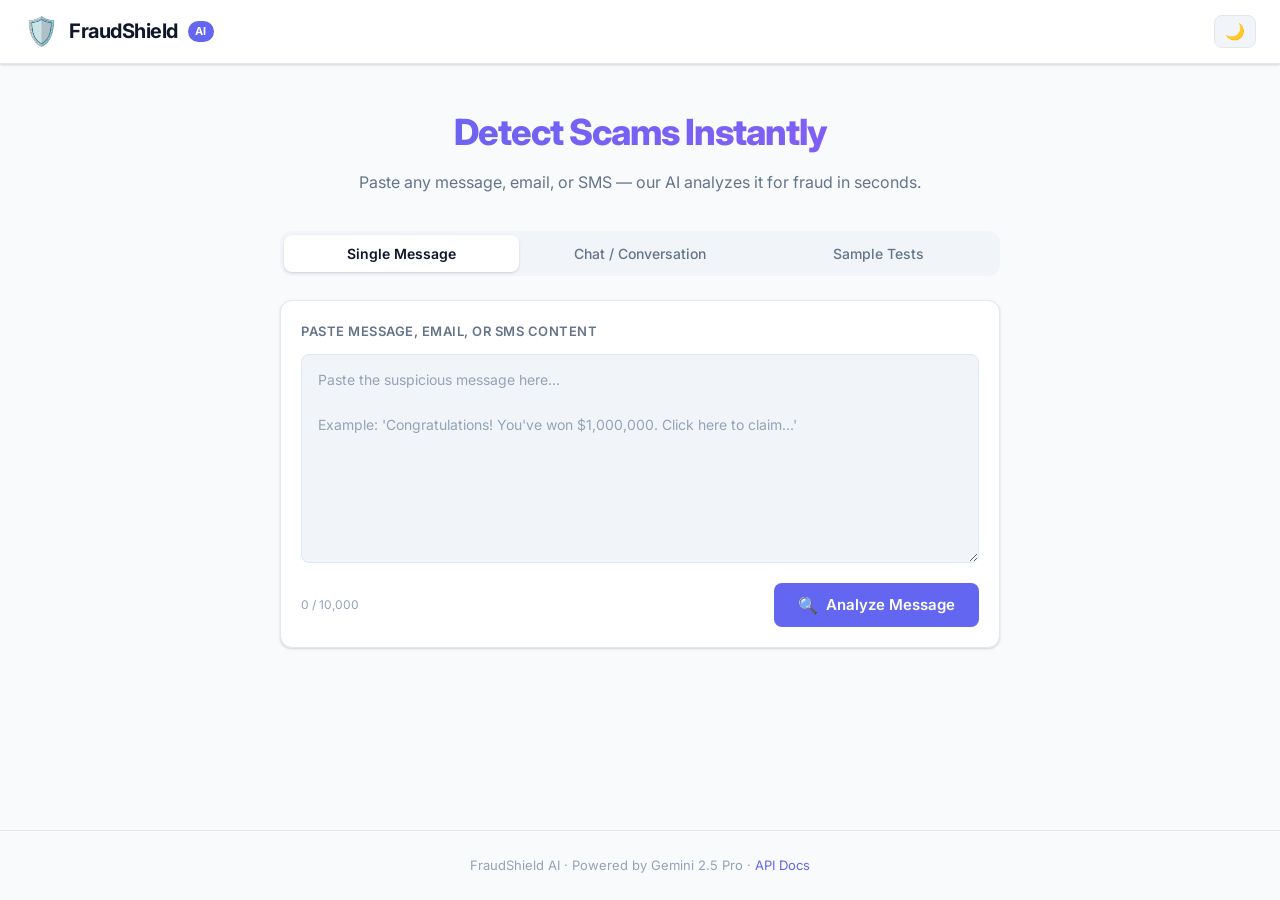
<file: frontend/index.html>
<!DOCTYPE html>
<html lang="en">
<head>
  <meta charset="UTF-8" />
  <meta name="viewport" content="width=device-width, initial-scale=1.0" />
  <title>FraudShield — AI Scam Detector</title>
  <link rel="stylesheet" href="style.css" />
  <link rel="preconnect" href="https://fonts.googleapis.com" />
  <link href="https://fonts.googleapis.com/css2?family=Inter:wght@300;400;500;600;700&display=swap" rel="stylesheet" />
</head>
<body>
  <div class="app">
    <!-- Header -->
    <header class="header">
      <div class="logo">
        <span class="shield-icon">🛡️</span>
        <span class="logo-text">FraudShield</span>
        <span class="logo-badge">AI</span>
      </div>
      <button class="theme-toggle" id="themeToggle" title="Toggle dark mode">🌙</button>
    </header>

    <!-- Main Content -->
    <main class="main">
      <div class="hero">
        <h1>Detect Scams Instantly</h1>
        <p>Paste any message, email, or SMS — our AI analyzes it for fraud in seconds.</p>
      </div>

      <!-- Tab Navigation -->
      <div class="tabs">
        <button class="tab active" data-tab="single">Single Message</button>
        <button class="tab" data-tab="chat">Chat / Conversation</button>
        <button class="tab" data-tab="samples">Sample Tests</button>
      </div>

      <!-- Single Message Tab -->
      <div class="tab-content active" id="tab-single">
        <div class="input-card">
          <label class="input-label">Paste message, email, or SMS content</label>
          <textarea
            id="messageInput"
            class="message-input"
            placeholder="Paste the suspicious message here...&#10;&#10;Example: 'Congratulations! You've won $1,000,000. Click here to claim...'"
            rows="8"
          ></textarea>
          <div class="input-footer">
            <span class="char-count" id="charCount">0 / 10,000</span>
            <button class="analyze-btn" id="analyzeBtn">
              <span class="btn-icon">🔍</span>
              Analyze Message
            </button>
          </div>
        </div>
      </div>

      <!-- Chat Tab -->
      <div class="tab-content" id="tab-chat">
        <div class="input-card">
          <label class="input-label">Paste conversation (one message per line)</label>
          <div class="chat-helper">Each line = one message. Paste the full conversation below.</div>
          <textarea
            id="chatInput"
            class="message-input"
            placeholder="Message 1&#10;Message 2&#10;Message 3&#10;..."
            rows="10"
          ></textarea>
          <div class="input-footer">
            <span class="chat-count" id="chatMsgCount">0 messages</span>
            <button class="analyze-btn" id="analyzeChatBtn">
              <span class="btn-icon">💬</span>
              Analyze Conversation
            </button>
          </div>
        </div>
      </div>

      <!-- Samples Tab -->
      <div class="tab-content" id="tab-samples">
        <div class="samples-grid">
          <div class="sample-card scam" onclick="loadSample('phishing')">
            <div class="sample-badge">⚠️ Phishing</div>
            <p>Bank account verification scam</p>
            <span class="sample-hint">Click to test →</span>
          </div>
          <div class="sample-card scam" onclick="loadSample('otp')">
            <div class="sample-badge">🔴 OTP Fraud</div>
            <p>Fake OTP request message</p>
            <span class="sample-hint">Click to test →</span>
          </div>
          <div class="sample-card scam" onclick="loadSample('job')">
            <div class="sample-badge">⚠️ Job Scam</div>
            <p>Too-good-to-be-true job offer</p>
            <span class="sample-hint">Click to test →</span>
          </div>
          <div class="sample-card scam" onclick="loadSample('lottery')">
            <div class="sample-badge">🔴 Lottery Scam</div>
            <p>Prize winning notification</p>
            <span class="sample-hint">Click to test →</span>
          </div>
          <div class="sample-card safe" onclick="loadSample('safe1')">
            <div class="sample-badge safe-badge">✅ Safe</div>
            <p>Legitimate bank notification</p>
            <span class="sample-hint">Click to test →</span>
          </div>
          <div class="sample-card safe" onclick="loadSample('safe2')">
            <div class="sample-badge safe-badge">✅ Safe</div>
            <p>Normal delivery update SMS</p>
            <span class="sample-hint">Click to test →</span>
          </div>
        </div>
      </div>

      <!-- Loading State -->
      <div class="loading" id="loading" style="display:none;">
        <div class="spinner"></div>
        <p>Analyzing with AI...</p>
      </div>

      <!-- Results -->
      <div class="results" id="results" style="display:none;">
        <!-- Risk Banner -->
        <div class="risk-banner" id="riskBanner">
          <div class="risk-left">
            <span class="risk-icon" id="riskIcon"></span>
            <div>
              <div class="risk-label">Risk Level</div>
              <div class="risk-value" id="riskValue"></div>
            </div>
          </div>
          <div class="risk-right">
            <div class="confidence-ring">
              <svg viewBox="0 0 100 100" class="ring-svg">
                <circle class="ring-bg" cx="50" cy="50" r="40"/>
                <circle class="ring-fill" id="ringFill" cx="50" cy="50" r="40"
                  stroke-dasharray="251.2" stroke-dashoffset="251.2"/>
              </svg>
              <div class="ring-text">
                <span class="ring-value" id="confidenceValue">0</span>
                <span class="ring-label">%</span>
              </div>
            </div>
            <div class="confidence-label">Confidence</div>
          </div>
        </div>

        <!-- Category & Safe Badge -->
        <div class="meta-row">
          <span class="category-badge" id="categoryBadge"></span>
          <span class="safe-badge-inline" id="safeBadge"></span>
        </div>

        <!-- Explanation -->
        <div class="result-card">
          <h3 class="card-title">🤖 AI Analysis</h3>
          <p class="explanation" id="explanationText"></p>
        </div>

        <!-- Tone Analysis -->
        <div class="result-card" id="toneCard">
          <h3 class="card-title">🎭 Tone Analysis</h3>
          <div class="tone-grid" id="toneGrid"></div>
        </div>

        <!-- Red Flags -->
        <div class="result-card" id="redFlagsCard">
          <h3 class="card-title">🚩 Red Flags Detected</h3>
          <ul class="flags-list" id="redFlagsList"></ul>
        </div>

        <!-- Suspicious Phrases -->
        <div class="result-card" id="phrasesCard">
          <h3 class="card-title">💬 Suspicious Phrases</h3>
          <div class="phrases-container" id="phrasesList"></div>
        </div>

        <!-- Action Buttons -->
        <div class="action-row">
          <button class="action-btn secondary" onclick="clearResults()">Clear</button>
          <button class="action-btn primary" onclick="copyReport()">📋 Copy Report</button>
        </div>
      </div>

      <!-- Error State -->
      <div class="error-state" id="errorState" style="display:none;">
        <span>⚠️</span>
        <p id="errorText">Something went wrong. Please try again.</p>
      </div>
    </main>

    <footer class="footer">
      <p>FraudShield AI · Powered by Gemini 2.5 Pro · <a href="/docs" target="_blank">API Docs</a></p>
    </footer>
  </div>

  <script src="app.js"></script>
</body>
</html>
</file>
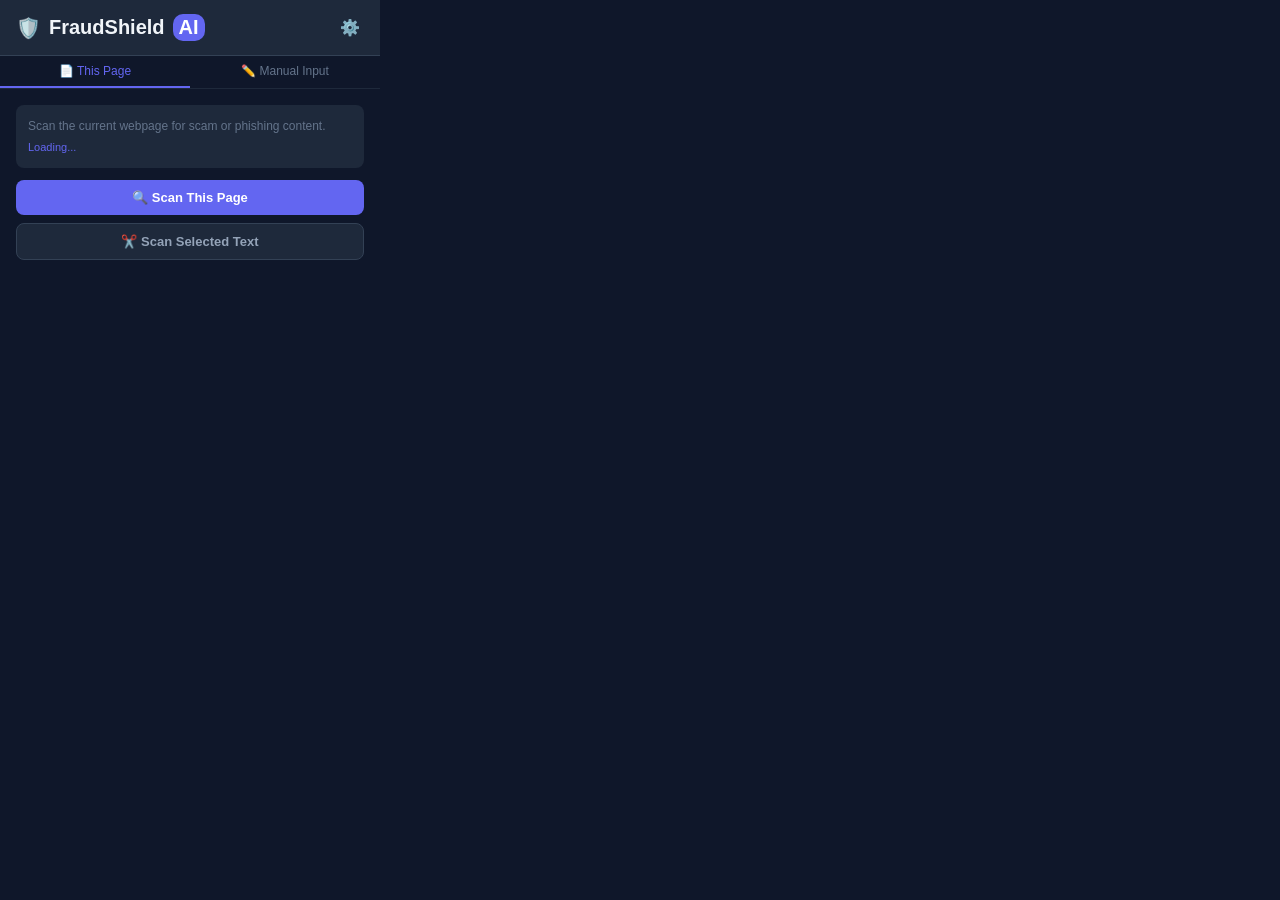
<file: extension/popup.html>
<!DOCTYPE html>
<html lang="en">
<head>
  <meta charset="UTF-8" />
  <meta name="viewport" content="width=device-width, initial-scale=1.0" />
  <title>FraudShield</title>
  <style>
    * { box-sizing: border-box; margin: 0; padding: 0; }

    body {
      width: 380px;
      min-height: 200px;
      font-family: -apple-system, BlinkMacSystemFont, 'Inter', sans-serif;
      background: #0f172a;
      color: #f1f5f9;
      font-size: 13px;
    }

    /* Header */
    .header {
      display: flex;
      align-items: center;
      justify-content: space-between;
      padding: 14px 16px;
      background: #1e293b;
      border-bottom: 1px solid #334155;
    }
    .logo { display: flex; align-items: center; gap: 8px; }
    .logo span { font-size: 20px; }
    .logo-text { font-size: 15px; font-weight: 700; color: #f1f5f9; }
    .logo-badge {
      background: #6366f1;
      color: white;
      font-size: 10px;
      font-weight: 700;
      padding: 2px 6px;
      border-radius: 10px;
    }
    .settings-btn {
      background: none;
      border: none;
      color: #64748b;
      cursor: pointer;
      font-size: 16px;
      padding: 4px;
      border-radius: 4px;
    }
    .settings-btn:hover { color: #94a3b8; }

    /* Tabs */
    .tabs {
      display: flex;
      background: #0f172a;
      border-bottom: 1px solid #1e293b;
    }
    .tab {
      flex: 1;
      padding: 8px;
      text-align: center;
      cursor: pointer;
      font-size: 12px;
      font-weight: 500;
      color: #64748b;
      border: none;
      background: none;
      border-bottom: 2px solid transparent;
      transition: all 0.2s;
      font-family: inherit;
    }
    .tab.active { color: #6366f1; border-bottom-color: #6366f1; }
    .tab:hover:not(.active) { color: #94a3b8; }

    /* Content */
    .content { padding: 16px; }
    .tab-pane { display: none; }
    .tab-pane.active { display: block; }

    /* Page Scan */
    .scan-info {
      background: #1e293b;
      border-radius: 8px;
      padding: 12px;
      margin-bottom: 12px;
      font-size: 12px;
      color: #64748b;
      line-height: 1.5;
    }
    .page-url {
      color: #6366f1;
      font-size: 11px;
      word-break: break-all;
      margin-top: 4px;
    }

    .btn {
      width: 100%;
      padding: 10px;
      border: none;
      border-radius: 8px;
      font-size: 13px;
      font-weight: 600;
      cursor: pointer;
      transition: all 0.2s;
      display: flex;
      align-items: center;
      justify-content: center;
      gap: 6px;
      font-family: inherit;
    }
    .btn-primary { background: #6366f1; color: white; margin-bottom: 8px; }
    .btn-primary:hover { background: #4f46e5; }
    .btn-primary:disabled { opacity: 0.5; cursor: not-allowed; }
    .btn-secondary { background: #1e293b; color: #94a3b8; border: 1px solid #334155; }
    .btn-secondary:hover { background: #334155; }

    /* Manual Input */
    .input-label { font-size: 11px; color: #64748b; font-weight: 600; text-transform: uppercase; letter-spacing: 0.5px; margin-bottom: 6px; display: block; }
    textarea {
      width: 100%;
      background: #1e293b;
      border: 1px solid #334155;
      border-radius: 8px;
      color: #f1f5f9;
      font-family: inherit;
      font-size: 12px;
      line-height: 1.5;
      padding: 10px;
      resize: none;
      outline: none;
      margin-bottom: 10px;
    }
    textarea:focus { border-color: #6366f1; }
    textarea::placeholder { color: #475569; }

    /* Loading */
    .loading {
      text-align: center;
      padding: 20px;
      color: #64748b;
    }
    .spinner {
      width: 28px; height: 28px;
      border: 2px solid #334155;
      border-top-color: #6366f1;
      border-radius: 50%;
      animation: spin 0.7s linear infinite;
      margin: 0 auto 10px;
    }
    @keyframes spin { to { transform: rotate(360deg); } }

    /* Result */
    .result { display: none; }

    .risk-card {
      border-radius: 8px;
      padding: 14px;
      margin-bottom: 12px;
      display: flex;
      align-items: center;
      gap: 12px;
    }
    .risk-card.low { background: #052e16; border: 1px solid #166534; }
    .risk-card.medium { background: #451a03; border: 1px solid #92400e; }
    .risk-card.high { background: #450a0a; border: 1px solid #991b1b; }

    .risk-emoji { font-size: 32px; }
    .risk-info { flex: 1; }
    .risk-label { font-size: 10px; font-weight: 700; text-transform: uppercase; letter-spacing: 0.5px; color: #64748b; }
    .risk-level { font-size: 20px; font-weight: 800; }
    .risk-card.low .risk-level { color: #22c55e; }
    .risk-card.medium .risk-level { color: #f59e0b; }
    .risk-card.high .risk-level { color: #ef4444; }

    .confidence-pill {
      display: inline-block;
      padding: 3px 10px;
      border-radius: 20px;
      font-size: 11px;
      font-weight: 700;
    }
    .risk-card.low .confidence-pill { background: #166534; color: #22c55e; }
    .risk-card.medium .confidence-pill { background: #92400e; color: #f59e0b; }
    .risk-card.high .confidence-pill { background: #991b1b; color: #ef4444; }

    .category-row {
      display: flex;
      align-items: center;
      gap: 8px;
      margin-bottom: 10px;
      flex-wrap: wrap;
    }
    .category-tag {
      background: #6366f1;
      color: white;
      font-size: 11px;
      font-weight: 600;
      padding: 3px 10px;
      border-radius: 12px;
    }
    .safe-tag {
      font-size: 11px;
      font-weight: 600;
      padding: 3px 10px;
      border-radius: 12px;
    }
    .safe-tag.safe { background: #052e16; color: #22c55e; border: 1px solid #166534; }
    .safe-tag.unsafe { background: #450a0a; color: #ef4444; border: 1px solid #991b1b; }

    .explanation {
      background: #1e293b;
      border-radius: 8px;
      padding: 10px;
      font-size: 12px;
      color: #94a3b8;
      line-height: 1.6;
      margin-bottom: 10px;
    }

    .flags-title { font-size: 11px; font-weight: 700; color: #94a3b8; text-transform: uppercase; letter-spacing: 0.5px; margin-bottom: 6px; }
    .flags-list { list-style: none; display: flex; flex-direction: column; gap: 4px; max-height: 100px; overflow-y: auto; }
    .flags-list li {
      font-size: 11px;
      color: #94a3b8;
      padding: 5px 8px;
      background: #1e293b;
      border-radius: 6px;
      border-left: 2px solid #ef4444;
    }

    /* Error */
    .error {
      background: #450a0a;
      border: 1px solid #991b1b;
      border-radius: 8px;
      padding: 12px;
      color: #ef4444;
      font-size: 12px;
      display: none;
      margin-top: 8px;
    }

    /* Settings Panel */
    #settings-panel { display: none; position: absolute; top: 0; left: 0; right: 0; bottom: 0; background: #0f172a; z-index: 10; padding: 16px; }
    .settings-header { display: flex; align-items: center; justify-content: space-between; margin-bottom: 16px; }
    .settings-header h2 { font-size: 14px; font-weight: 700; }
    .back-btn { background: none; border: none; color: #6366f1; cursor: pointer; font-size: 13px; font-weight: 600; font-family: inherit; }
    .settings-label { font-size: 11px; font-weight: 600; color: #64748b; text-transform: uppercase; letter-spacing: 0.5px; margin-bottom: 6px; display: block; }
    .settings-input {
      width: 100%;
      background: #1e293b;
      border: 1px solid #334155;
      border-radius: 8px;
      color: #f1f5f9;
      font-family: inherit;
      font-size: 12px;
      padding: 8px 10px;
      outline: none;
      margin-bottom: 12px;
    }
    .settings-input:focus { border-color: #6366f1; }
    .save-notice { font-size: 11px; color: #22c55e; display: none; }
  </style>
</head>
<body>
  <div id="settings-panel">
    <div class="settings-header">
      <h2>⚙️ Settings</h2>
      <button class="back-btn" id="backBtn">← Back</button>
    </div>
    <label class="settings-label">API Base URL</label>
    <input type="text" class="settings-input" id="apiUrlInput" placeholder="http://localhost:8000" />
    <button class="btn btn-primary" id="saveSettingsBtn" style="margin-bottom:8px">Save Settings</button>
    <div class="save-notice" id="saveNotice">✅ Settings saved!</div>
  </div>

  <div id="main-view">
    <div class="header">
      <div class="logo">
        <span>🛡️</span>
        <span class="logo-text">FraudShield</span>
        <span class="logo-badge">AI</span>
      </div>
      <button class="settings-btn" id="settingsBtn" title="Settings">⚙️</button>
    </div>

    <div class="tabs">
      <button class="tab active" data-tab="page">📄 This Page</button>
      <button class="tab" data-tab="manual">✏️ Manual Input</button>
    </div>

    <div class="content">
      <!-- Page Tab -->
      <div class="tab-pane active" id="tab-page">
        <div class="scan-info">
          Scan the current webpage for scam or phishing content.
          <div class="page-url" id="pageUrl">Loading...</div>
        </div>
        <button class="btn btn-primary" id="scanPageBtn">🔍 Scan This Page</button>
        <button class="btn btn-secondary" id="scanSelectionBtn">✂️ Scan Selected Text</button>
      </div>

      <!-- Manual Tab -->
      <div class="tab-pane" id="tab-manual">
        <label class="input-label">Paste message or email</label>
        <textarea id="manualInput" rows="5" placeholder="Paste suspicious message here..."></textarea>
        <button class="btn btn-primary" id="analyzeManualBtn">🔍 Analyze</button>
      </div>

      <!-- Loading -->
      <div class="loading" id="loading" style="display:none">
        <div class="spinner"></div>
        <p>Analyzing with AI...</p>
      </div>

      <!-- Result -->
      <div class="result" id="result">
        <div class="risk-card" id="riskCard">
          <div class="risk-emoji" id="riskEmoji"></div>
          <div class="risk-info">
            <div class="risk-label">Risk Level</div>
            <div class="risk-level" id="riskLevel"></div>
            <div class="confidence-pill" id="confidencePill"></div>
          </div>
        </div>

        <div class="category-row">
          <span class="category-tag" id="categoryTag"></span>
          <span class="safe-tag" id="safeTag"></span>
        </div>

        <div class="explanation" id="explanationText"></div>

        <div id="flagsSection" style="display:none">
          <div class="flags-title">🚩 Red Flags</div>
          <ul class="flags-list" id="flagsList"></ul>
        </div>
      </div>

      <!-- Error -->
      <div class="error" id="errorBox"></div>
    </div>
  </div>

  <script src="popup.js"></script>
</body>
</html>
</file>
<file: frontend/style.css>
/* ===== CSS Variables ===== */
:root {
  --bg: #f8fafc;
  --bg-card: #ffffff;
  --bg-input: #f1f5f9;
  --text-primary: #0f172a;
  --text-secondary: #64748b;
  --text-muted: #94a3b8;
  --border: #e2e8f0;
  --accent: #6366f1;
  --accent-hover: #4f46e5;
  --low: #22c55e;
  --low-bg: #f0fdf4;
  --low-border: #86efac;
  --medium: #f59e0b;
  --medium-bg: #fffbeb;
  --medium-border: #fcd34d;
  --high: #ef4444;
  --high-bg: #fef2f2;
  --high-border: #fca5a5;
  --radius: 12px;
  --radius-sm: 8px;
  --shadow: 0 1px 3px rgba(0,0,0,0.1), 0 1px 2px rgba(0,0,0,0.06);
  --shadow-md: 0 4px 6px rgba(0,0,0,0.07), 0 2px 4px rgba(0,0,0,0.06);
  --shadow-lg: 0 10px 15px rgba(0,0,0,0.08), 0 4px 6px rgba(0,0,0,0.05);
}

[data-theme="dark"] {
  --bg: #0f172a;
  --bg-card: #1e293b;
  --bg-input: #0f172a;
  --text-primary: #f1f5f9;
  --text-secondary: #94a3b8;
  --text-muted: #64748b;
  --border: #334155;
  --low-bg: #052e16;
  --low-border: #166534;
  --medium-bg: #451a03;
  --medium-border: #92400e;
  --high-bg: #450a0a;
  --high-border: #991b1b;
}

/* ===== Reset & Base ===== */
*, *::before, *::after { box-sizing: border-box; margin: 0; padding: 0; }

body {
  font-family: 'Inter', -apple-system, BlinkMacSystemFont, sans-serif;
  background: var(--bg);
  color: var(--text-primary);
  line-height: 1.6;
  transition: background 0.3s, color 0.3s;
}

/* ===== Layout ===== */
.app { min-height: 100vh; display: flex; flex-direction: column; }

.header {
  background: var(--bg-card);
  border-bottom: 1px solid var(--border);
  padding: 0 24px;
  height: 64px;
  display: flex;
  align-items: center;
  justify-content: space-between;
  position: sticky;
  top: 0;
  z-index: 100;
  box-shadow: var(--shadow);
}

.logo {
  display: flex;
  align-items: center;
  gap: 10px;
}
.shield-icon { font-size: 28px; }
.logo-text {
  font-size: 20px;
  font-weight: 700;
  color: var(--text-primary);
  letter-spacing: -0.5px;
}
.logo-badge {
  background: var(--accent);
  color: white;
  font-size: 11px;
  font-weight: 700;
  padding: 2px 7px;
  border-radius: 20px;
  letter-spacing: 0.5px;
}

.theme-toggle {
  background: var(--bg-input);
  border: 1px solid var(--border);
  border-radius: 8px;
  padding: 6px 10px;
  cursor: pointer;
  font-size: 16px;
  transition: all 0.2s;
}
.theme-toggle:hover { background: var(--border); }

.main {
  flex: 1;
  max-width: 760px;
  margin: 0 auto;
  width: 100%;
  padding: 40px 20px 60px;
}

/* ===== Hero ===== */
.hero {
  text-align: center;
  margin-bottom: 36px;
}
.hero h1 {
  font-size: 36px;
  font-weight: 800;
  letter-spacing: -1px;
  background: linear-gradient(135deg, var(--accent) 0%, #8b5cf6 100%);
  -webkit-background-clip: text;
  -webkit-text-fill-color: transparent;
  background-clip: text;
  margin-bottom: 8px;
}
.hero p {
  color: var(--text-secondary);
  font-size: 16px;
}

/* ===== Tabs ===== */
.tabs {
  display: flex;
  gap: 4px;
  background: var(--bg-input);
  padding: 4px;
  border-radius: var(--radius);
  margin-bottom: 24px;
}
.tab {
  flex: 1;
  padding: 10px 16px;
  border: none;
  border-radius: var(--radius-sm);
  background: transparent;
  color: var(--text-secondary);
  font-weight: 500;
  font-size: 14px;
  cursor: pointer;
  transition: all 0.2s;
  font-family: inherit;
}
.tab.active {
  background: var(--bg-card);
  color: var(--text-primary);
  box-shadow: var(--shadow);
  font-weight: 600;
}
.tab:hover:not(.active) { color: var(--text-primary); }

.tab-content { display: none; }
.tab-content.active { display: block; }

/* ===== Input Card ===== */
.input-card {
  background: var(--bg-card);
  border: 1px solid var(--border);
  border-radius: var(--radius);
  padding: 20px;
  box-shadow: var(--shadow);
}

.input-label {
  display: block;
  font-size: 13px;
  font-weight: 600;
  color: var(--text-secondary);
  text-transform: uppercase;
  letter-spacing: 0.5px;
  margin-bottom: 12px;
}

.chat-helper {
  font-size: 13px;
  color: var(--text-muted);
  margin-bottom: 12px;
  padding: 8px 12px;
  background: var(--bg-input);
  border-radius: var(--radius-sm);
  border-left: 3px solid var(--accent);
}

.message-input {
  width: 100%;
  border: 1px solid var(--border);
  border-radius: var(--radius-sm);
  background: var(--bg-input);
  color: var(--text-primary);
  font-family: inherit;
  font-size: 14px;
  line-height: 1.6;
  padding: 14px 16px;
  resize: vertical;
  outline: none;
  transition: border-color 0.2s, box-shadow 0.2s;
}
.message-input:focus {
  border-color: var(--accent);
  box-shadow: 0 0 0 3px rgba(99, 102, 241, 0.15);
}
.message-input::placeholder { color: var(--text-muted); }

.input-footer {
  display: flex;
  align-items: center;
  justify-content: space-between;
  margin-top: 12px;
}

.char-count, .chat-count {
  font-size: 12px;
  color: var(--text-muted);
}

.analyze-btn {
  display: flex;
  align-items: center;
  gap: 8px;
  background: var(--accent);
  color: white;
  border: none;
  border-radius: var(--radius-sm);
  padding: 12px 24px;
  font-size: 15px;
  font-weight: 600;
  cursor: pointer;
  transition: all 0.2s;
  font-family: inherit;
}
.analyze-btn:hover { background: var(--accent-hover); transform: translateY(-1px); box-shadow: 0 4px 12px rgba(99,102,241,0.4); }
.analyze-btn:active { transform: translateY(0); }
.analyze-btn:disabled { opacity: 0.6; cursor: not-allowed; transform: none; }
.btn-icon { font-size: 16px; }

/* ===== Samples ===== */
.samples-grid {
  display: grid;
  grid-template-columns: repeat(auto-fit, minmax(200px, 1fr));
  gap: 16px;
}
.sample-card {
  background: var(--bg-card);
  border: 1px solid var(--border);
  border-radius: var(--radius);
  padding: 20px;
  cursor: pointer;
  transition: all 0.2s;
  box-shadow: var(--shadow);
}
.sample-card:hover { transform: translateY(-2px); box-shadow: var(--shadow-md); }
.sample-card.scam { border-left: 4px solid var(--high); }
.sample-card.safe { border-left: 4px solid var(--low); }
.sample-card p { font-size: 13px; color: var(--text-secondary); margin: 8px 0; }
.sample-badge {
  display: inline-block;
  font-size: 12px;
  font-weight: 700;
  padding: 3px 10px;
  border-radius: 20px;
  background: var(--high-bg);
  color: var(--high);
  border: 1px solid var(--high-border);
}
.sample-badge.safe-badge {
  background: var(--low-bg);
  color: var(--low);
  border-color: var(--low-border);
}
.sample-hint { font-size: 12px; color: var(--accent); font-weight: 500; }

/* ===== Loading ===== */
.loading {
  text-align: center;
  padding: 48px;
  color: var(--text-secondary);
}
.spinner {
  width: 44px; height: 44px;
  border: 3px solid var(--border);
  border-top-color: var(--accent);
  border-radius: 50%;
  animation: spin 0.8s linear infinite;
  margin: 0 auto 16px;
}
@keyframes spin { to { transform: rotate(360deg); } }

/* ===== Results ===== */
.results { margin-top: 28px; display: flex; flex-direction: column; gap: 16px; }

/* Risk Banner */
.risk-banner {
  border-radius: var(--radius);
  padding: 24px;
  display: flex;
  align-items: center;
  justify-content: space-between;
  box-shadow: var(--shadow-md);
  transition: all 0.3s;
}
.risk-banner.low { background: var(--low-bg); border: 1px solid var(--low-border); }
.risk-banner.medium { background: var(--medium-bg); border: 1px solid var(--medium-border); }
.risk-banner.high { background: var(--high-bg); border: 1px solid var(--high-border); }

.risk-left { display: flex; align-items: center; gap: 16px; }
.risk-icon { font-size: 48px; }
.risk-label { font-size: 12px; font-weight: 600; text-transform: uppercase; letter-spacing: 0.5px; color: var(--text-secondary); }
.risk-value { font-size: 32px; font-weight: 800; letter-spacing: -1px; }
.risk-banner.low .risk-value { color: var(--low); }
.risk-banner.medium .risk-value { color: var(--medium); }
.risk-banner.high .risk-value { color: var(--high); }

/* Confidence Ring */
.risk-right { display: flex; flex-direction: column; align-items: center; gap: 4px; }
.confidence-ring { position: relative; width: 80px; height: 80px; }
.ring-svg { width: 80px; height: 80px; transform: rotate(-90deg); }
.ring-bg { fill: none; stroke: var(--border); stroke-width: 8; }
.ring-fill { fill: none; stroke-width: 8; stroke-linecap: round; transition: stroke-dashoffset 1s ease; }
.risk-banner.low .ring-fill { stroke: var(--low); }
.risk-banner.medium .ring-fill { stroke: var(--medium); }
.risk-banner.high .ring-fill { stroke: var(--high); }
.ring-text {
  position: absolute; top: 50%; left: 50%;
  transform: translate(-50%, -50%);
  text-align: center;
  display: flex; align-items: baseline; gap: 1px;
}
.ring-value { font-size: 20px; font-weight: 800; }
.ring-label { font-size: 11px; font-weight: 600; color: var(--text-secondary); }
.confidence-label { font-size: 12px; color: var(--text-secondary); font-weight: 500; }

/* Meta Row */
.meta-row {
  display: flex;
  align-items: center;
  gap: 10px;
  flex-wrap: wrap;
}
.category-badge {
  display: inline-flex;
  align-items: center;
  gap: 6px;
  background: var(--accent);
  color: white;
  font-size: 13px;
  font-weight: 600;
  padding: 6px 14px;
  border-radius: 20px;
}
.safe-badge-inline {
  font-size: 13px;
  font-weight: 600;
  padding: 6px 14px;
  border-radius: 20px;
}
.safe-badge-inline.safe { background: var(--low-bg); color: var(--low); border: 1px solid var(--low-border); }
.safe-badge-inline.unsafe { background: var(--high-bg); color: var(--high); border: 1px solid var(--high-border); }

/* Result Cards */
.result-card {
  background: var(--bg-card);
  border: 1px solid var(--border);
  border-radius: var(--radius);
  padding: 20px;
  box-shadow: var(--shadow);
}
.card-title {
  font-size: 15px;
  font-weight: 700;
  margin-bottom: 14px;
  color: var(--text-primary);
}

.explanation {
  color: var(--text-secondary);
  font-size: 14px;
  line-height: 1.7;
}

/* Tone Grid */
.tone-grid { display: grid; grid-template-columns: repeat(auto-fit, minmax(160px, 1fr)); gap: 10px; }
.tone-item {
  display: flex;
  align-items: center;
  gap: 10px;
  padding: 10px 14px;
  border-radius: var(--radius-sm);
  border: 1px solid var(--border);
  font-size: 13px;
  font-weight: 500;
}
.tone-item.active { background: var(--high-bg); border-color: var(--high-border); color: var(--high); }
.tone-item.inactive { background: var(--bg-input); color: var(--text-muted); }
.tone-dot { width: 8px; height: 8px; border-radius: 50%; flex-shrink: 0; }
.tone-item.active .tone-dot { background: var(--high); }
.tone-item.inactive .tone-dot { background: var(--text-muted); }

/* Flags List */
.flags-list { list-style: none; display: flex; flex-direction: column; gap: 8px; }
.flags-list li {
  display: flex;
  align-items: flex-start;
  gap: 10px;
  font-size: 14px;
  color: var(--text-secondary);
  padding: 8px 12px;
  background: var(--high-bg);
  border-radius: var(--radius-sm);
  border: 1px solid var(--high-border);
}
.flags-list li::before { content: "⚠️"; flex-shrink: 0; }

/* Phrases */
.phrases-container { display: flex; flex-wrap: wrap; gap: 8px; }
.phrase-tag {
  display: inline-block;
  background: var(--medium-bg);
  border: 1px solid var(--medium-border);
  color: var(--text-primary);
  font-size: 13px;
  font-weight: 500;
  padding: 5px 12px;
  border-radius: 20px;
  font-style: italic;
}

/* Action Row */
.action-row { display: flex; gap: 12px; justify-content: flex-end; }
.action-btn {
  padding: 10px 20px;
  border-radius: var(--radius-sm);
  font-size: 14px;
  font-weight: 600;
  cursor: pointer;
  transition: all 0.2s;
  font-family: inherit;
}
.action-btn.primary { background: var(--accent); color: white; border: none; }
.action-btn.primary:hover { background: var(--accent-hover); }
.action-btn.secondary { background: var(--bg-input); color: var(--text-secondary); border: 1px solid var(--border); }
.action-btn.secondary:hover { background: var(--border); }

/* Error State */
.error-state {
  text-align: center;
  padding: 32px;
  color: var(--high);
  background: var(--high-bg);
  border: 1px solid var(--high-border);
  border-radius: var(--radius);
  margin-top: 24px;
}
.error-state span { font-size: 32px; display: block; margin-bottom: 8px; }
.error-state p { font-size: 14px; }

/* Footer */
.footer {
  text-align: center;
  padding: 24px;
  border-top: 1px solid var(--border);
  color: var(--text-muted);
  font-size: 13px;
}
.footer a { color: var(--accent); text-decoration: none; }
.footer a:hover { text-decoration: underline; }

/* Responsive */
@media (max-width: 600px) {
  .hero h1 { font-size: 26px; }
  .risk-banner { flex-direction: column; gap: 20px; text-align: center; }
  .risk-left { flex-direction: column; }
  .tabs { flex-direction: column; }
  .action-row { flex-direction: column; }
  .samples-grid { grid-template-columns: 1fr; }
}
</file>
